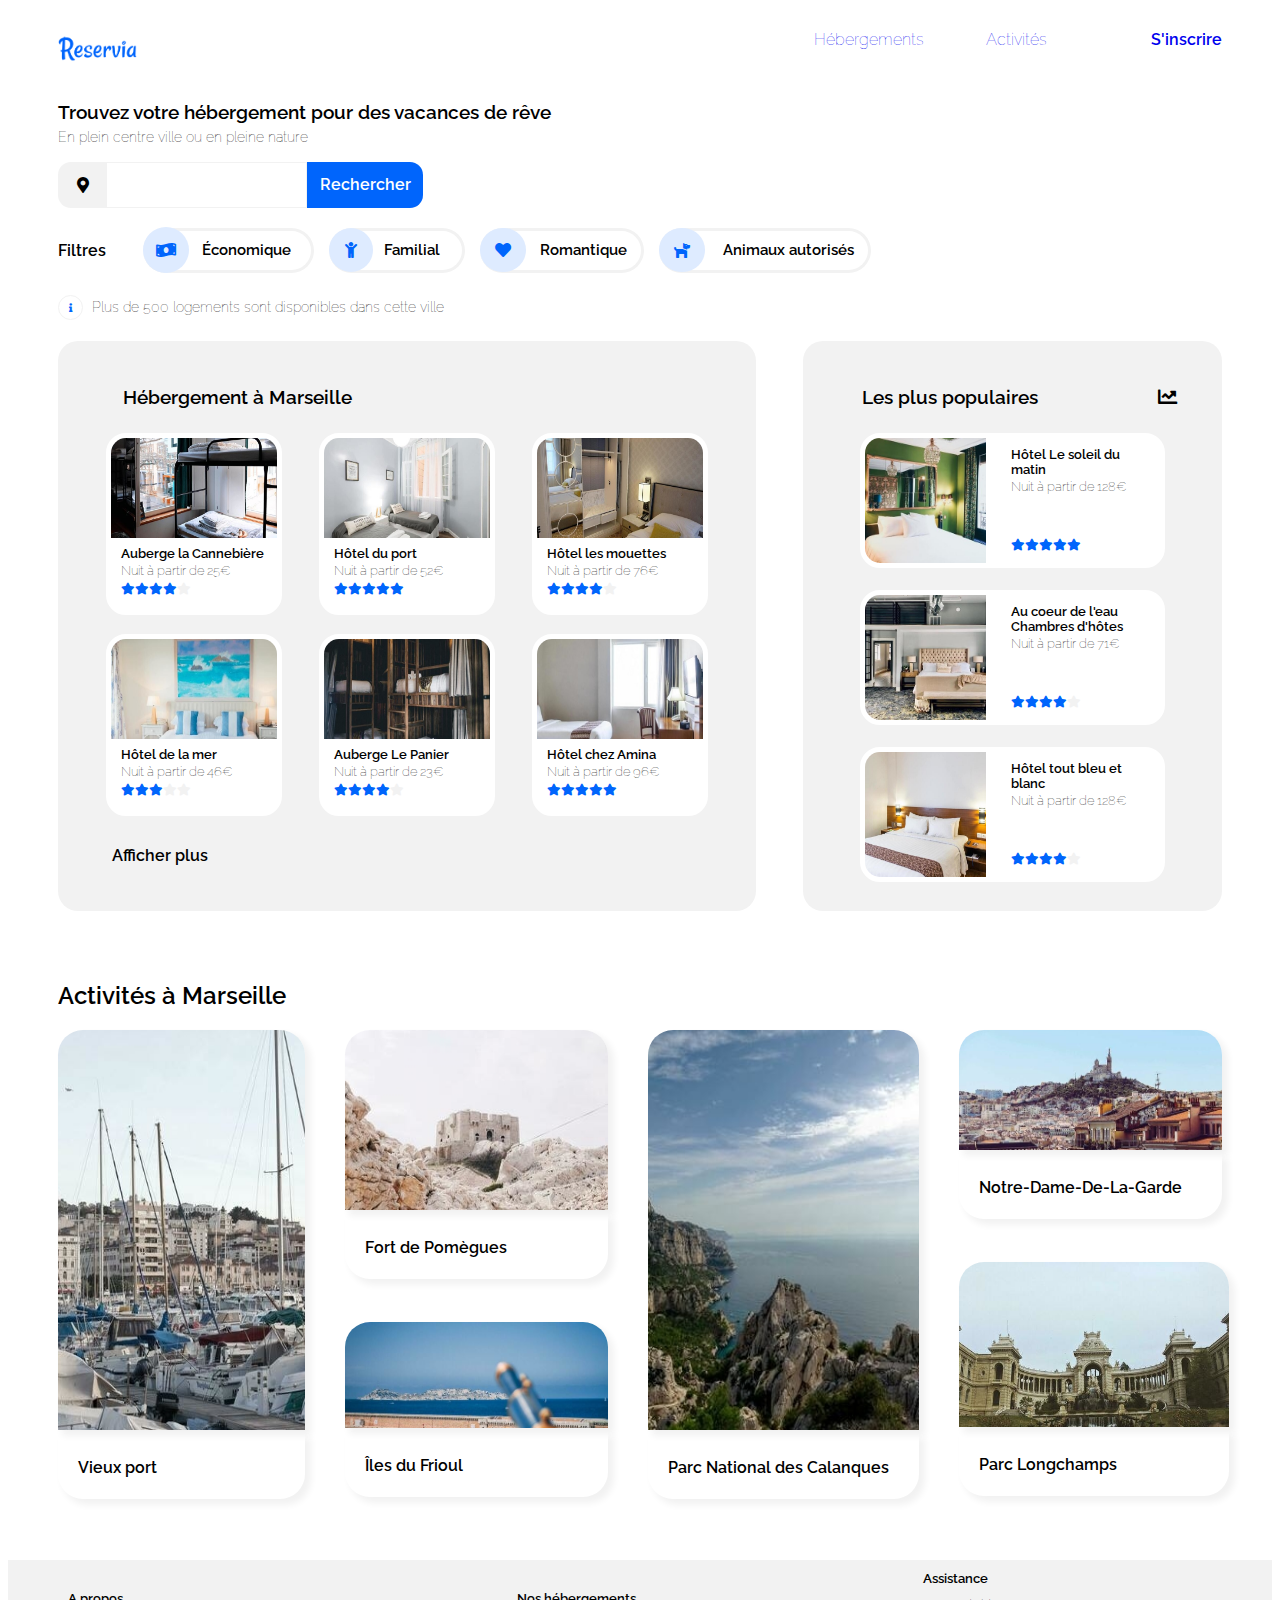
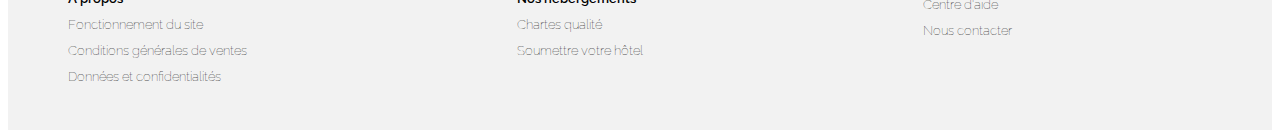
<file: index.html>
<!DOCTYPE html>
<html>

                  <head>
                      <meta charset="utf-8" />
                      <meta name="viewport" content="width=device-width, initial-scale=1.0, user-scalable=no">
                      <link rel="stylesheet" href="Reser.css" /> 
                      <link rel="stylesheet" href="https://cdnjs.cloudflare.com/ajax/libs/font-awesome/5.13.1/css/all.min.css"/>
                    
                      <title>Reservia</title>
                      
                 </head>
     <body>
                   <div class="bloc_page">
	                      <header>
                              <div class="loogo">
                                  <img class="logo" src="Reservia@3x.png" alt="logoreservia"> </div>
                                    
                                       
                                           <div class="blloc"> <div class="hebb"> <a href="#ancreheberg">Hébergements </a></div>
                                            <div class="actt"> <a href="#ancreact">Activités </a></div></div>
                                            <div class="insc"> <a href="#ancreins"> S'inscrire </a></div> 
                                        
                                    
                                 
                          </header>

                                    <h1 class="ttitt">Trouvez votre hébergement pour des vacances de rêve</h1>
                                    <p> En plein centre ville ou en pleine nature</p>
                                    <div class="recherche">
                                    <i class="fas fa-map-marker-alt"></i>
                                <form method="post" action="aucun">
                                    <p style="margin: auto;"><input type="text" name="ville" size="25">
                                 </form>
                                 <button class="btrecher" type="button">                          
                                     <span class= "bttn"> Rechercher</span>
                                   
                                   </button>
                                   <button class="btrecher1" type="button">                          
                                    <i class="fas fa-search"></i>
                                  </button>
                                   
                                    </div>
                                       <div class="filtrage">    

                                       <h2 class="titre">Filtres</h2>

                                       <div class="groupbouton">
                                        <button class="eco filtrebouton" type="button">
                                        <i class="fas fa-money-bill-wave"></i>
                                         <span class="ecoeco">Économique</span>
                                       </button>
                                        
                                         

                                        <button class="fam filtrebouton" type="button">
                                        <i class="fas fa-child"></i>
                                        <span class="famfam">Familial</span>
                                        </button>
                                             
                                             
                                        <button class="love filtrebouton" type="button">
                                        <i class="fas fa-heart"></i>
                                        <span class="romrom">Romantique</span>
                                        </button>
                                                 
                                        <button class="pets filtrebouton" type="button">
                                        <i class="fas fa-dog"></i>
                                        <span class="aniani">Animaux autorisés</span>
                                        </button>
                                               
                                        </div>
                                       </div> 

                                
                                    
                              
                                        <div class="soustitre">
                                    <i class="fas fa-info"></i> <p class="ttiitt">Plus de 500 logements sont disponibles dans cette ville</p> </div>
                                    <section>

                                    <div class="Heberg">
                                <article>
                                     <h2 id="ancreheberg" class="titrediv">Hébergement à Marseille</h2>
                                    <div class="imageheberg">
                        
                                
                                    <figure class="auberge">
                                        <a href="nothing"><img class="vi1" src="heb1.jpg" alt="Cannebière"> </a>
                                        <figcaption class="legheb">
                                            <h4>Auberge la Cannebière </h4>
                                             <div class="prix"> Nuit à partir de 25€ <br> </div>
                                            <div class="notes">
                                            <i class="fa-star fas"></i>
                                            <i class="fa-star fas"></i>
                                            <i class="fa-star fas"></i>
                                            <i class="fa-star fas"></i>
                                            <i class="fa-star fas" style="color: #F2F2F2;"></i>
                                            
                                            </div>
                                        </figcaption>
                                    </figure> 

                                    <figure class="port">
                                        <a href="nothing"><img class="vi2" src="heb2.jpg" alt="port"> </a>
                                        <figcaption class="legheb">
                                            <h4>Hôtel du port </h4>
                                             <div class="prix"> Nuit à partir de 52€ <br> </div>
                                            <div class="notes">
                                            <i class="fa-star fas"></i>
                                            <i class="fa-star fas"></i>
                                            <i class="fa-star fas"></i>
                                            <i class="fa-star fas"></i>
                                            <i class="fa-star fas"></i>
                                            </div>
                                        </figcaption>
                                    </figure> 

                                    <figure class="mouette">
                                        <a href="nothing"><img class="vi3" src="heb3.jpg" alt="hotel_mouette"> </a>
                                        <figcaption class="legheb">
                                            <h4>Hôtel les mouettes </h4>
                                             <div class="prix"> Nuit à partir de 76€ <br> </div>
                                            <div class="notes">
                                            <i class="fa-star fas"></i>
                                            <i class="fa-star fas"></i>
                                            <i class="fa-star fas"></i>
                                            <i class="fa-star fas"></i>
                                            <i class="fa-star fas" style="color: #F2F2F2;"></i>
                                            </div>
                                        </figcaption>
                                    </figure> 
                               
                                  
                                    <figure class="mer">
                                        <a href="nothing"><img class="vi4" src="heb4.jpg" alt="Cannebière"> </a>
                                        <figcaption class="legheb">
                                            <h4>Hôtel de la mer </h4>
                                             <div class="prix"> Nuit à partir de 46€ <br> </div>
                                             <div class="notes">
                                            <i class="fa-star fas"></i>
                                            <i class="fa-star fas"></i>
                                            <i class="fa-star fas"></i>
                                            <i class="fa-star fas" style="color: #F2F2F2;"></i>
                                            <i class="fa-star fas" style="color: #F2F2F2;"></i>
                                             </div>
                                        </figcaption>
                                    </figure> 

                                    <figure class="panier">
                                        <a href="nothing"> <img class="vi5" src="heb5.jpg" alt="Cannebière"> </a>
                                        <figcaption class="legheb">
                                            <h4>Auberge Le Panier </h4>
                                             <div class="prix"> Nuit à partir de 23€ <br> </div>
                                            <div class="notes">
                                            <i class="fa-star fas"></i>
                                            <i class="fa-star fas"></i>
                                            <i class="fa-star fas"></i>
                                            <i class="fa-star fas"></i>
                                            <i class="fa-star fas" style="color: #F2F2F2;"></i>
                                            </div>
                                        </figcaption>
                                    </figure> 

                                    <figure class="amina">
                                        <a href="nothing"> <img class="vi6" src="heb6.jpg" alt=""> </a>
                                        <figcaption class="legheb">
                                            <h4>Hôtel chez Amina </h4>
                                             <div class="prix"> Nuit à partir de 96€ <br> </div>
                                            <div class="notes">
                                            <i class="fa-star fas"></i>
                                            <i class="fa-star fas"></i>
                                            <i class="fa-star fas"></i>
                                            <i class="fa-star fas"></i>
                                            <i class="fa-star fas"></i>
                                            </div>
                                        </figcaption>
                                    </figure> 
                                    
                                    </div>
                                    <h3 class="bastitre">Afficher plus</h3>
                                    </article>
                                    <aside>
                                        <h2 class="titrediv1">Les plus populaires <i class="fas fa-chart-line"></i></h2>
                                        <div class="pop">
                                        <figure class="soleil">
                                             <img class="pop1" src="ppop1.jpg" alt=""> 
                                            <figcaption class="legpop">
                                               <h4> Hôtel Le soleil du <br>matin<br></h4>
                                                Nuit à partir de 128€ <br>
                                                <div class="etoiles">
                                                <i class="fa-star fas"></i>
                                                <i class="fa-star fas"></i>
                                                <i class="fa-star fas"></i>
                                                <i class="fa-star fas"></i>
                                                <i class="fa-star fas"></i>
                                                </div>
                                            </figcaption>
                                        </figure> 
                                        <figure class="eau">
                                             <img class="pop2" src="ppop2.jpg" alt=""> 
                                            <figcaption class="legpop">
                                              <h4>Au coeur de l'eau <br> Chambres d'hôtes<br> </h4>
                                                Nuit à partir de 71€ <br>
                                                <div class="etoiles">
                                            <i class="fa-star fas"></i>
                                            <i class="fa-star fas"></i>
                                            <i class="fa-star fas"></i>
                                            <i class="fa-star fas"></i>
                                            <i class="fa-star fas" style="color: #F2F2F2;"></i>
                                                </div>
                                            </figcaption>
                                        </figure> 
                                        <figure class="blanc">
                                             <img class="pop3" src="ppop3.jpg" alt=""> 
                                            <figcaption class="legpop">
                                              <h4>  Hôtel tout bleu et <br> blanc<br> </h4>
                                                Nuit à partir de 128€<br>
                                               <div class="etoiles"> <i class="fa-star fas"></i>
                                            <i class="fa-star fas"></i>
                                            <i class="fa-star fas"></i>
                                            <i class="fa-star fas"></i>
                                            <i class="fa-star fas" style="color: #F2F2F2;"></i> </div>

                                            </figcaption>
                                        </figure> 
                                        </div>
                                        </aside>
                                    </div>

                                    <div class="acctt">
                                    <h2 id="ancreact">Activités à Marseille</h2>
                                    <div class="Activités">
                                      
                                       
                                    
                                        <figure class="vieuxport">
                                            <a href="nothing"> <img class="marinaa" src="act1.jpg" alt=""> </a>
                                            <figcaption class=" capvieux">
                                             <h4>Vieux port </h4>                                  
                                            </figcaption>
                                        </figure> 
                                        <div class="gr1">
                                        <figure class="fort">
                                            <a href="nothing">  <img class="pomègues" src="act2.jpg" alt=""> </a>
                                            <figcaption class="capfort"> 
                                               <h4>Fort de Pomègues </h4>                                  
                                            </figcaption>
                                        </figure> 

                                        <figure class="frioul">
                                            <a href="nothing"> <img class="ile" src="act3.jpg" alt=""> </a>
                                            <figcaption class="capile">
                                               <h4>Îles du Frioul  </h4>                               
                                            </figcaption>
                                        </figure> 
                                        </div>
                                       
                                        <figure class="parc">
                                            <a href="nothing">  <img class="calanques" src="act4.jpg" alt=""> </a>
                                            <figcaption class="capparc">
                                              <h4> Parc National des Calanques    </h4>                           
                                            </figcaption>
                                        </figure> 
                                        <div class="gr2">
                                        <figure class="Dame">
                                            <a href="nothing">  <img class="notres" src="act5.jpg" alt=""> </a>
                                            <figcaption class="capnotre">
                                              <h4> Notre-Dame-De-La-Garde  </h4>                        
                                            </figcaption>
                                        </figure> 
                                      
                                        <figure class="longc">
                                            <a href="nothing">   <img class="longchamps" src="act6.jpg" alt=""> </a>
                                            <figcaption class="caplong">
                                              <h4> Parc Longchamps    </h4>                          
                                            </figcaption>
                                        </figure> 
                                    </div>
                                    </div>




                                   

                                       
                                    </div>
                        
                                
                                </section>
                                
                        

                   </div>
                                

                                
                                        <footer>

                                            
                                            
                                                <div id="apropos">
                                            
                                                    <ul class="propos">
                                                    <li class="footbold">A propos</li>
                                                       <li>Fonctionnement du site</li>
                                                       <li> Conditions générales de ventes</li>
                                                       <li> Données et confidentialités </li>
                                                       </ul>
                                                
                                            </div>
                                                 <div id="engement">
                                             
                                    
                                             
                                              <ul class="engage">
                                            <li class="footbold">Nos hébergements  </li>
                                            <li>Chartes qualité</li>
                                            <li> Soumettre votre hôtel </li>
                                           </ul>
                                           </div>

                                           <div id="assistance">
                                            <ul class="assist">
                                            <li class="footbold">Assistance </li>
                                            <li>Centre d'aide </li>
                                            <li> Nous contacter </li>
                                            </ul>
                                           </div>



                                        </footer>



































                        
                               
                              
                        
                      


		
            
            


















































   
                   



































      </body>
       
       
       
       
       
</html>
</file>
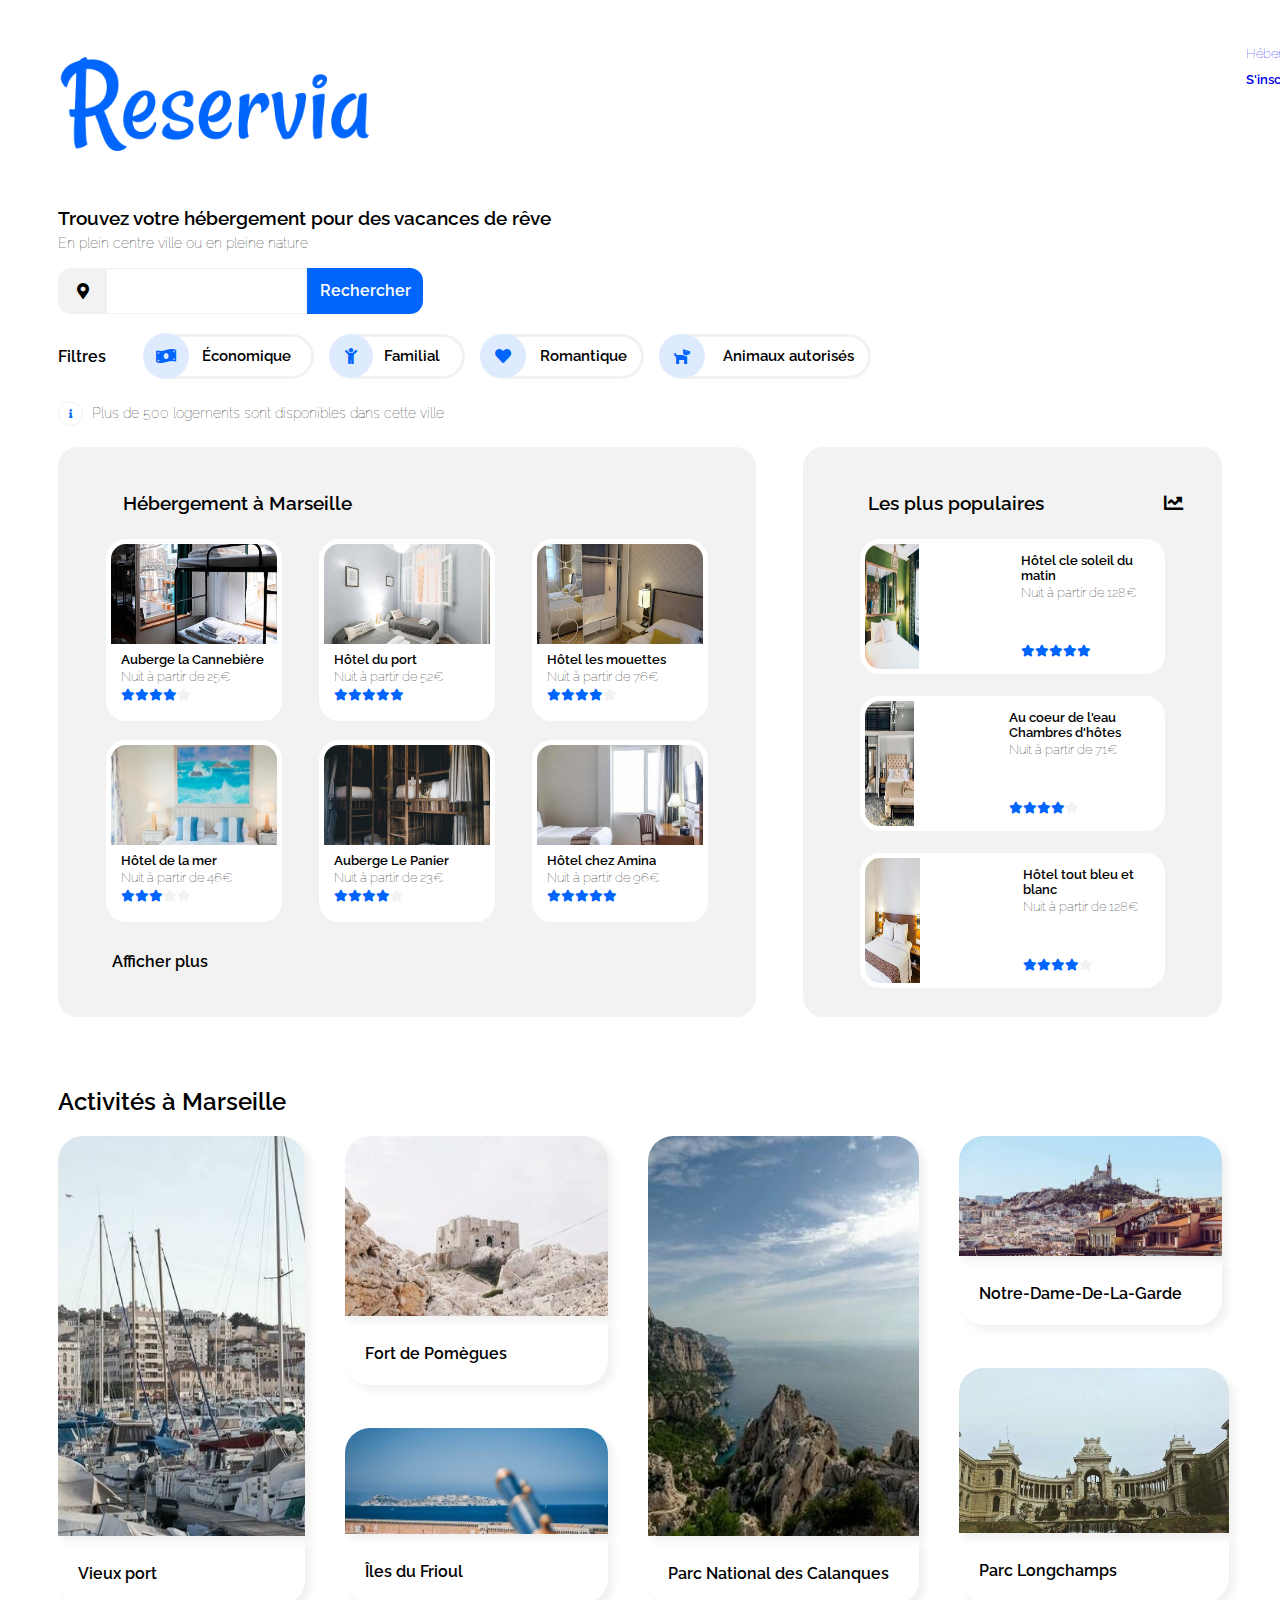
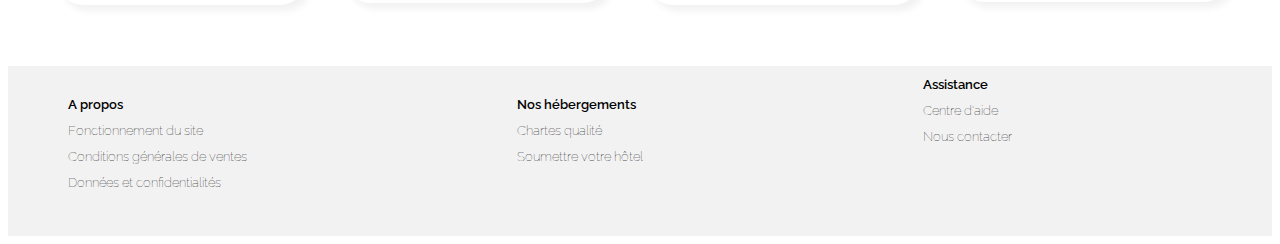
<file: Reserviia.html>
<!DOCTYPE html>
<html>

                  <head>
                      <meta charset="utf-8" />
                      <meta name="viewport" content="width=device-width">
                      <link rel="stylesheet" href="Reser.css" /> 
                      <link rel="stylesheet" href="https://cdnjs.cloudflare.com/ajax/libs/font-awesome/5.13.1/css/all.min.css"/>
                    
                      <title>Reservia</title>
                      
                 </head>
     <body>
                   <div class="bloc_page">
	                      <header>
                              
                                  <figure class="logopos"><img class="logo" src="Reservia@3x.png" alt="logoreservia"> 
                                    <nav>
                                        <ul class="barrr"> <div class="testttt">
                                            <li class="hebb"> <a href="#ancreheberg">Hébergements </a></li>
                                            <li class="actt"> <a href="#ancreact">Activités </a></li></div>
                                            <li class="insc"> <a href="#ancreins"> S'inscrire </a></li>
                                        </ul>
                                    </nav>
                                  </figure>
                          </header>

                                    <h1 class="ttitt">Trouvez votre hébergement pour des vacances de rêve</h1>
                                    <p> En plein centre ville ou en pleine nature</p>
                                    <div class="recherche">
                                    <i class="fas fa-map-marker-alt"></i>
                                <form method="post" action="aucun">
                                    <p style="margin: auto;"><input type="text" name="ville" size="25">
                                 </form>
                                 <button class="btrecher" type="button">                          
                                     <div class= "bttn"> Rechercher</div>
                                   
                                   </button>
                                   <button class="btrecher1" type="button">                          
                                    <i class="fas fa-search"></i>
                                  </button>
                                   
                                    </div>
                                       <div class="filtrage">    

                                       <h2 class="titre">Filtres</h2>

                                       <div class="groupbouton">
                                        <button class="eco filtrebouton" type="button">
                                        <i class="fas fa-money-bill-wave"></i>
                                         <span class="ecoeco">Économique</span>
                                       </button>
                                        
                                         

                                        <button class="fam filtrebouton" type="button">
                                        <i class="fas fa-child"></i>
                                        <span class="famfam">Familial</span>
                                        </button>
                                             
                                             
                                        <button class="love filtrebouton" type="button">
                                        <i class="fas fa-heart"></i>
                                        <span class="romrom">Romantique</span>
                                        </button>
                                                 
                                        <button class="pets filtrebouton" type="button">
                                        <i class="fas fa-dog"></i>
                                        <span class="aniani">Animaux autorisés</span>
                                        </button>
                                                        
                                        </div>
                                       </div> 

                                
                                    
                              
                                        <div class="soustitre">
                                    <i class="fas fa-info"></i> <p class="ttiitt">Plus de 500 logements sont disponibles dans cette ville</p> </div>
                                    <section>

                                    <div class="Heberg">
                                <article>
                                     <h2 id="ancreheberg" class="titrediv">Hébergement à Marseille</h2>
                                    <div class="imageheberg">
                        
                                
                                    <figure class="auberge">
                                        <a href="nothing"><img class="vi1" src="heb1.jpg" alt="Cannebière"> </a>
                                        <figcaption class="legheb">
                                            <h4>Auberge la Cannebière </h4>
                                             <div class="prix"> Nuit à partir de 25€ <br> </div>
                                            <div class="notes">
                                            <i class="fa-star fas"></i>
                                            <i class="fa-star fas"></i>
                                            <i class="fa-star fas"></i>
                                            <i class="fa-star fas"></i>
                                            <i class="fa-star fas" style="color: #F2F2F2;"></i>
                                            
                                            </div>
                                        </figcaption>
                                    </figure> 

                                    <figure class="port">
                                        <a href="nothing"><img class="vi2" src="heb2.jpg" alt="port"> </a>
                                        <figcaption class="legheb">
                                            <h4>Hôtel du port </h4>
                                             <div class="prix"> Nuit à partir de 52€ <br> </div>
                                            <div class="notes">
                                            <i class="fa-star fas"></i>
                                            <i class="fa-star fas"></i>
                                            <i class="fa-star fas"></i>
                                            <i class="fa-star fas"></i>
                                            <i class="fa-star fas"></i>
                                            </div>
                                        </figcaption>
                                    </figure> 

                                    <figure class="mouette">
                                        <a href="nothing"><img class="vi3" src="heb3.jpg" alt="hotel_mouette"> </a>
                                        <figcaption class="legheb">
                                            <h4>Hôtel les mouettes </h4>
                                             <div class="prix"> Nuit à partir de 76€ <br> </div>
                                            <div class="notes">
                                            <i class="fa-star fas"></i>
                                            <i class="fa-star fas"></i>
                                            <i class="fa-star fas"></i>
                                            <i class="fa-star fas"></i>
                                            <i class="fa-star fas" style="color: #F2F2F2;"></i>
                                            </div>
                                        </figcaption>
                                    </figure> 
                               
                                  
                                    <figure class="mer">
                                        <a href="nothing"><img class="vi4" src="heb4.jpg" alt="Cannebière"> </a>
                                        <figcaption class="legheb">
                                            <h4>Hôtel de la mer </h4>
                                             <div class="prix"> Nuit à partir de 46€ <br> </div>
                                             <div class="notes">
                                            <i class="fa-star fas"></i>
                                            <i class="fa-star fas"></i>
                                            <i class="fa-star fas"></i>
                                            <i class="fa-star fas" style="color: #F2F2F2;"></i>
                                            <i class="fa-star fas" style="color: #F2F2F2;"></i>
                                             </div>
                                        </figcaption>
                                    </figure> 

                                    <figure class="panier">
                                        <a href="nothing"> <img class="vi5" src="heb5.jpg" alt="Cannebière"> </a>
                                        <figcaption class="legheb">
                                            <h4>Auberge Le Panier </h4>
                                             <div class="prix"> Nuit à partir de 23€ <br> </div>
                                            <div class="notes">
                                            <i class="fa-star fas"></i>
                                            <i class="fa-star fas"></i>
                                            <i class="fa-star fas"></i>
                                            <i class="fa-star fas"></i>
                                            <i class="fa-star fas" style="color: #F2F2F2;"></i>
                                            </div>
                                        </figcaption>
                                    </figure> 

                                    <figure class="amina">
                                        <a href="nothing"> <img class="vi6" src="heb6.jpg" alt=""> </a>
                                        <figcaption class="legheb">
                                            <h4>Hôtel chez Amina </h4>
                                             <div class="prix"> Nuit à partir de 96€ <br> </div>
                                            <div class="notes">
                                            <i class="fa-star fas"></i>
                                            <i class="fa-star fas"></i>
                                            <i class="fa-star fas"></i>
                                            <i class="fa-star fas"></i>
                                            <i class="fa-star fas"></i>
                                            </div>
                                        </figcaption>
                                    </figure> 
                                    
                                    </div>
                                    <h3 class="bastitre">Afficher plus</h3>
                                    </article>
                                    <aside>
                                        <h2 class="titrediv">Les plus populaires <i class="fas fa-chart-line"></i></h2>
                                        <div class="pop">
                                        <figure class="soleil">
                                            <a href="nothing"> <img class="pop1" src="ppop1.jpg" alt=""> </a>
                                            <figcaption class="legpop">
                                               <h4> Hôtel cle soleil du <br>matin<br></h4>
                                                Nuit à partir de 128€ <br>
                                                <div class="etoiles">
                                                <i class="fa-star fas"></i>
                                                <i class="fa-star fas"></i>
                                                <i class="fa-star fas"></i>
                                                <i class="fa-star fas"></i>
                                                <i class="fa-star fas"></i>
                                                </div>
                                            </figcaption>
                                        </figure> 
                                        <figure class="eau">
                                            <a href="nothing">  <img class="pop2" src="ppop2.jpg" alt=""> </a>
                                            <figcaption class="legpop">
                                              <h4>Au coeur de l'eau <br> Chambres d'hôtes<br> </h4>
                                                Nuit à partir de 71€ <br>
                                                <div class="etoiles">
                                            <i class="fa-star fas"></i>
                                            <i class="fa-star fas"></i>
                                            <i class="fa-star fas"></i>
                                            <i class="fa-star fas"></i>
                                            <i class="fa-star fas" style="color: #F2F2F2;"></i>
                                                </div>
                                            </figcaption>
                                        </figure> 
                                        <figure class="blanc">
                                            <a href="nothing"> <img class="pop3" src="ppop3.jpg" alt=""> </a>
                                            <figcaption class="legpop">
                                              <h4>  Hôtel tout bleu et <br> blanc<br> </h4>
                                                Nuit à partir de 128€<br>
                                               <div class="etoiles"> <i class="fa-star fas"></i>
                                            <i class="fa-star fas"></i>
                                            <i class="fa-star fas"></i>
                                            <i class="fa-star fas"></i>
                                            <i class="fa-star fas" style="color: #F2F2F2;"></i> </div>

                                            </figcaption>
                                        </figure> 
                                        </div>
                                        </aside>
                                    </div>

                                    <div class="acctt">
                                    <h2 id="ancreact">Activités à Marseille</h2>
                                    <div class="Activités">
                                      
                                       
                                        <figure class="vieuxport">
                                            <a href="nothing"> <img class="marinaa" src="act1.jpg" alt=""> </a>
                                            <figcaption class="capvieux">
                                             <h4>  Vieux port </h4>                                   
                                            </figcaption>
                                        </figure> 
                                        <div class="gr1">
                                        <figure class="fort">
                                            <a href="nothing">  <img class="pomègues" src="act2.jpg" alt=""> </a>
                                            <figcaption class="capfort"> 
                                               <h4>Fort de Pomègues </h4>                                  
                                            </figcaption>
                                        </figure> 

                                        <figure class="frioul">
                                            <a href="nothing"> <img class="ile" src="act3.jpg" alt=""> </a>
                                            <figcaption class="capile">
                                               <h4>Îles du Frioul  </h4>                               
                                            </figcaption>
                                        </figure> 
                                        </div>
                                       
                                        <figure class="parc">
                                            <a href="nothing">  <img class="calanques" src="act4.jpg" alt=""> </a>
                                            <figcaption class="capparc">
                                              <h4> Parc National des Calanques    </h4>                           
                                            </figcaption>
                                        </figure> 
                                        <div class="gr2">
                                        <figure class="Dame">
                                            <a href="nothing">  <img class="notres" src="act5.jpg" alt=""> </a>
                                            <figcaption class="capnotre">
                                              <h4> Notre-Dame-De-La-Garde  </h4>                        
                                            </figcaption>
                                        </figure> 
                                      
                                        <figure class="longc">
                                            <a href="nothing">   <img class="longchamps" src="act6.jpg" alt=""> </a>
                                            <figcaption class="caplong">
                                              <h4> Parc Longchamps    </h4>                          
                                            </figcaption>
                                        </figure> 
                                    </div>
                                    </div>




                                   

                                       
                                    </div>
                        
                                
                                </section>
                                
                        

                   </div>
                                

                                
                                        <footer>

                                            
                                            
                                                <div id="apropos">
                                            
                                                    <ul class="propos">
                                                    <li class="footbold">A propos</li>
                                                       <li>Fonctionnement du site</li>
                                                       <li> Conditions générales de ventes</li>
                                                       <li> Données et confidentialités </li>
                                                       </ul>
                                                
                                            </div>
                                                 <div id="engement">
                                             
                                    
                                             
                                              <ul class="engage">
                                            <li class="footbold">Nos hébergements  </li>
                                            <li>Chartes qualité</li>
                                            <li> Soumettre votre hôtel </li>
                                           </ul>
                                           </div>

                                           <div id="assistance">
                                            <ul class="assist">
                                            <li class="footbold">Assistance </li>
                                            <li>Centre d'aide </li>
                                            <li> Nous contacter </li>
                                            </ul>
                                           </div>



                                        </footer>



































                        
                               
                              
                        
                      


		
            
            


















































   
                   



































      </body>
       
       
       
       
       
</html>
</file>
<file: Reser.css>
@font-face
{
font-family: "Raleway";
src: url('Raleway-Thin.ttf');
/*font-family: "Raleway-gras";
src: url('Raleway-Bold.ttf'); 
*/
}
@font-face
{font-family: "semi";
src: url('Raleway-SemiBold.ttf');
}
h4, h2, h3, h1, .footbold
{
font-family: "semi";
}
h1
{
    font-size: 19px;

}

.fa-search
{
    display: none;
}
header
{
    display: flex;
justify-content: space-between;

}
.loogo
{
    width: 25%;
}
h2
{

    

}
body
{
    font-family: 'Raleway';
   
}

.blloc
{
    display: flex;
justify-content: space-between;
width: 20%;
margin-left: 31%;
}
nav 
{
    display: flex;
    justify-content: space-between;
    
    width: 10%;
}
 .insc
 {
    font-family: "semi";
 }
.bloc_page
{
margin-left: 50px;
margin-right: 50px;
}

.logopos
{

margin: 0px;
display: flex;
justify-content: space-between;
width: 100%;
}
.logo
{
    
    width: 27%;
    
margin: 0;
}

.titre
{
    font-size: medium;
    margin-right: 12px;
}

.testttt
{

    display: flex;
}
.btrecher
{
    border: none;
background-color: #0065FC;

border-radius: 0px 13px 13px 0;
color: white;
height: 46px;
padding: 12px;
margin: 0px;
width: 10%;
font-size: medium;
font-family: "semi";
}
.btrecher1
{
    display: none;
}
.fa-map-marker-alt
{
    background-color: #f2F2F2;
    padding: 15px;
    height: 16px;
    border-radius: 13px 0px 0px 13px;
    margin-right: -2px;
    padding-right: 19px;
padding-left: 19px;
}
.ecoeco, .famfam, .romrom, .aniani
{   
font-family: "semi";
font-weight: bold;
font-size: 15px;

}
.ecoeco{
    width: 114px;

}
.famfam
{
    width: 85px;
}
.romrom
{
    padding: 7px;
}
.aniani
{
    padding: 7px;
}
input
{
height: 42px;
border: solid #F2F2F2 1px;
margin: 0px;
width: 195px;
font-family: "semi";
font-size: larger;
}


.titrediv
{
margin-left: 65px;
margin-top: 45px;
margin-bottom: 25px;
font-size: larger;
}
.titrediv1
{
    margin-left: 14%;

margin-top: 45px;
margin-bottom: 25px;
font-size: larger;
}
.recherche
{
display: flex;
margin-top: 25px;
}
p
{
line-height: 0cm;
font-size: 14px;

}
a
{
    text-decoration: none;
}
li
{
margin-right: 0px;
margin-left: 100px;
margin-top: 11px;
font-size: small;

}
header
 {
    margin-bottom: 30px;
 margin-top: 30px;
}
 .groupbouton
 {
display: flex;
margin-left: 15px;

 }
.fa-money-bill-wave, .fa-child, .fa-heart, .fa-dog  
  {


color: #0065FC;
background-color: #DEEBFF;
border-radius: 110px;
position: absolute;
left: 0px;
font-size: 16px;

  }
  .fa-money-bill-wave
  {
    padding: 15px 13px;
  }
  .fa-child
  {
    padding: 14px 16px;
  }
  .fa-heart
  {
    padding: 14px 15px;
  }
  .fa-dog
  {
    padding: 14px 14px;
  }

 
  
.fa-info
{
    
padding: 7px 10px;
border: #F2F2F2 solid 1px;
border-radius: 64px;
font-size: 9px;
color: #0065FC;
margin-right: 9px;
}
.fa-star
{
    background-color: white;
    padding: 0px;
    border-left: 1px;
  
    color: #0065FC;
   
}
.soustitre
{
display: flex;
align-items: center;
margin-bottom: 20px;
margin-top: 20px;

}
  
 /*.eco, .fam, .love, .pets*/
 
 .filtrebouton
{

background-color: white;
border: solid #F2F2F2;
border-style: solid solid solid none;
border-radius: 200px;
max-height: 45px;
margin-left: 2%;

line-height: normal;
display: flex;
align-items: center;
justify-content: flex-end;
position: relative;
padding-right: 1%;

}

.eco
{
    width: 182px;
    margin-left: 10px;
}
.fam
{
width: 145px;
}
.love
{
width: 175px;    
}
.pets
{
width: 226px;    
}



.filtrebouton:hover
{

background-color:#F2F2F2;
}

.filtrage
{
   
    display: flex;
    margin-top: 20px;
    margin-bottom: 15px;
}

.fa-star
{
color: #0065FC;
font-size: 12px;


}
body
{
    
}
nav
{
   /* margin-right: 160px;*/
}
article
{
   

}
aside
{
    height: 570px;
    width: 36%;
    /*width: 420px;*/
margin-left: 40px;
  
}

#ancreact

{
    margin-top: 30px;
}
/* h1, h2, .footbold, h4, h3

{
font-family: 'semi';
}*/


h4
{
    
    
   
    margin-top: 4px;
margin-bottom: 2px;
}

    

aside, article

{
    background-color: #F2F2F2;
    border-radius: 20px;
    display: flex;
    flex-direction: column;
    
   
}
.auberge, .port, .mouette, .mer, .panier, .amina
{
    border: white  solid;
    display: flex;
    flex-flow: column;
    padding: 2px;
    border-radius: 20px;
    background-color: white;
    width: 26%;
margin: 0px;
height: 172px;
  
}
 .vi2, .vi3, .vi4, .vi6, .vi5, .vi1
{
    width: 100%;
    height: 100px;
    border-radius: 15px 15px 0px 0px; 
}
.pan
{
    height: 150px;
    max-width: 250px;
    border-radius: 30px 30px 0px 0px; 
}

article
{
    width: 60%;
/*width: 750px;*/
height: 570px;
}


  
    .imageheberg {
    
        display: flex;
        flex-wrap: wrap;
        justify-content: space-around;
        align-content: space-between;
        height: 383px;
  
    margin-right: 30px;
    margin-left: 30px;
    }

.pop1, .pop2, .pop3
{
    width: 41%;
   
    height: 125px;
border-radius: 15px 0px 0px 15px;
    
}
    .legpop
    {
        
        margin-left: 25px;
        margin-top: 5px;
        height: 570px;
        font-size: small;
    }
.notes 
{

   
margin-top: 5px;
display: flex;
}
.blanc, .eau, .soleil
{

border: white solid;
display: flex;
padding: 2px;
border-radius: 20px;
background-color: white;
width: 82%;
margin: auto;
height: 125px;
margin-top: 0;
}

.etoiles
{
    display: flex;
    margin-top: 45px;
}


.fa-chart-line
{
    margin-left: 115px;
}
ul
{
    list-style-type: none;
    margin-top: 5px;
}

.pop

{
    display: flex;
    flex-direction: column;
    justify-content: space-between;
    padding-left: 30px;
    padding-right: 30px;
   
    height: 470px;
    
}
.Heberg
{
display: flex;
height: 610px;
justify-content: space-between;

}
.bastitre

{

font-size: medium;
margin-top: 30px;
margin-left: 54px;
}

footer
{
    display: flex;
    background-color: #F2F2F2;
    margin-top: 30px;
    width: 100%;
}

 .calanques, .marinaa
{

height: 400px;
width: 100%;
border-radius: 25px 25px 0px 0px;
box-shadow: 5px 5px 7px 1px #f2f2f2;
}
.legheb
{
    font-size: 80%;
    margin-left: 10px;
}
.pomègues, .ile,  .notres, .longchamps
{

border-radius: 25px 25px 0px 0px;
box-shadow: 5px 5px 7px 1px #f2f2f2;
}
.pomègues

{
    height: 180px;
    width: 100%;
}
.longchamps
{
    height: 165px;
    width: 100%;
}
.ile
{
    height: 106px;
    width: 100%; 
   
}

.notres
{
    height: 120px;
    width: 100%; 
   


}

.longc
{
    width: 89%;
}
.Activités

{
 display: flex;   
height: 500px;

 
}
.Dame, .longc
{
   
}
.parc{
    width: 44%;
}
.vieuxport, .fort, .frioul, .parc, .Dame
{
    border-radius: 11px;
    margin-top: 0;
    margin-right: 0;
    display: flex;
    flex-direction: column;
 
    
   
}
.ti 
{
    margin-top: 0;
margin-left: 0;
text-align: center;
}
.blou 
{
    color: #0065fc;
    border-top: solid;
    width: 124px;
    padding: 8px;
   
}
.frioul, .longc
{
    margin-top: 27px;
}

.footbold
{

}
.vieuxport
{
    margin: 0;
    width: 40%;
}

.gr1, .gr2
{
display: flex;
flex-direction: column;
margin: 0px;
width: 49%;


}
.pomègues, .ile,  .notres, .longchamps, 
{

    border-radius: 25px 25px 0px 0px;
    box-shadow: 5px 5px 7px 1px #f2f2f2;
    height: 152px;
    width: 285px;
}

.capvieux, .capfort, .capile, .capparc, .capnotre, .caplong
{
border-radius: 0px 0px 25px 25px;
box-shadow: 5px 5px 7px 1px #f2f2f2;
padding: 20px;

}




.capnotre
{
    
    margin: 0;

}
.propos
{
    margin-inline-start: -80px;
}
#apropos
{
    margin-right: 130px;
    margin-bottom: 30px;

}
#engement
{
margin-right: 140px;
}

#assistance
{
    margin-top: 0px;  
}
#apropos, #engement
{
margin-top: 20px;
}


@media screen and (max-width: 600px)
{

    .bloc_page
    {
        margin: 0px;
    }

    .ho 
    {
        display: flex;
        flex-direction: column;
    }
    .Activités
    {
        display: flex;
justify-content: space-between;
height: auto;
flex-direction: column;
margin-top: 20px;
    }
body,  .bloc_page
{
 
}
.filtrebouton
{
   
}
.logopos
{
    margin: 0px;
    display: block;

}

.filtrage
{
    display: flex;
    flex-direction: column;
}
.groupbouton
{
    display: flex;
    flex-wrap: wrap;
    height: 173px;
    margin-left: 0px;
    width: 445px;
  
}
.loogo
{
   
    width: 43%;
    height: 60px;

}
.logo
{
    margin-left: 30px;
    width: 55%;
}
.blloc
{
    display: flex;

    order: 3;
height: 100px;
width: 100%;

margin-left: 0px;
}

header {
    display: flex;
    height: 134px;
    position: relative;
    justify-content: space-between;
    flex-wrap: wrap;
    margin-bottom: 0px;
}


.hebb
{
color: #0065fc;
border-bottom: solid;
width: 60%;
padding: 12px;
margin-right: 0px;
margin-top: 0px;
height: 22px;
text-align: center;
}
.actt 
{
    border-bottom: solid;
    border-bottom-color: currentcolor;
border-color: #F2F2F2;
width: 50%;
padding: 12px;
text-align: center;
margin-right: 0px;
margin-top: 0px;
height: 22px;
margin-left: 0px;
}
.insc
{
   
height: 18px;
font-family: "semi";
color: #0065FC;
display: flex;
font-family: "semi";

margin-top: 15px;
width: 22%;
}
.ttitt
{
width: 100%;
font-size: x-large;
margin-left: 10px;

}
p
{
    margin-left: 10px;
}
input
{
    width: 250px;
}
.eco
{
    width: 160px;
    margin-right: 12px;
}
.fam 
{
width: 133px;

}
.love
{
    width: 155px;
    margin-right: 100px;
margin-top: 11px;
}
.pets
{
    width: 200px;
    position: absolute;
    height: inherit;
}
.eco, .fam, .love, .pets
{
  
    margin-left: 0px;
}
.filtrebouton
{
    background-color: white;
    border: solid #F2F2F2;
    border-style: solid solid solid none;
    border-radius: 200px;
    line-height: normal;
    display: flex;
    align-items: center;
    justify-content: flex-end;
    position: relative;
    padding-right: 1%;
    flex-wrap: wrap;
}
.logo
{
    margin-bottom: 50px;
}
.recherche, .filtrage, .soustitre, p, .ttitt, .logo, .titrediv
{
    margin-left: 30px;
}
.blanc, .eau, .soleil
{
    margin-left: 0px;
    width: 95%;
    height: 140px;
}
.fa-chart-line {
    margin-left: 88px;
}

.legheb
{

   
    margin-left: 10px;
    height: 70px;
}
.pop
{
    height: 500px;
    justify-content:none;
 
}
.btrecher1
{
    display: inline;
    border: none;
    background-color: #0065FC;
    border-radius: 15px;
    color: white;
    height: 45px;
    margin: 0px;
    width: 55px;
    font-size: large;
    position: relative;
    margin-left: -34px;
}
nav
{
   width: 100%;
}
.titrediv1 {
    margin-left: 30px;
}
 ul 
{
    display: block;
justify-content: flex-end;
list-style-type: none;
color: #0065FC;
flex-wrap: wrap-reverse;
height: 111px;
}
.btrecher
{
    display: none;
}
.barrr
{
    margin-left: -76px;
}

li 
{
    font-size: large;
    margin-left: 0;
    color: black;
}
.vi2, .vi3, .vi4, .vi6, .vi5, .vi1
{
    border-radius: 15px 15px 0px 0px; 
    height: 140px;
    width: 100%;
} 
.auberge, .port, .mouette, .mer, .panier, .amina

{
    border: white solid;
    display: flex;
    flex-flow: column;
    padding: 2px;
    border-radius: 20px;
    background-color: white;
    box-shadow: 1px 6px 13px 10px #f2f2f2;
    height: 214px;
    margin-bottom: 15px;
    width: 96%;
    margin-left: 0px;
    margin-right: 8px;
}
.pop1, .pop2, .pop3
{
    width: 38%;
    height: 140px;
}

article
{
    width: 100%;
background-color: white;
}

.capvieux, .capfort, .capile, .capparc, .capnotre, .caplong
{
border-radius: 0px 0px 25px 25px;
box-shadow: 5px 5px 7px 1px #f2f2f2;
padding: 20px;


}
#ancreact
{
margin-top: 1035px;

font-size: x-large;
}
.bastitre
{
    margin-top: 20px;
    margin-left: 30px;
}

.pomègues, .ile,  .notres, .longchamps, .calanques, .marinaa
{

    border-radius: 25px 25px 0px 0px;
    box-shadow: 5px 5px 7px 1px #f2f2f2;
    height: 152px;
    width: 100%;
}
.acctt
{
    margin-left: 30px;
margin-right: 30px;
}
.vieuxport, .fort, .frioul, .parc, .Dame, .longc
{
   margin: auto;
   width: 100%; 

   margin-bottom: revert;
  
}
aside
{
    width: 100%;
    margin-left: 0px;
    border-radius: 0px;
    height: 600px;

}
section{
    display: flex;
flex-direction: column;
}
.Heberg
{
    display: flex;
    flex-direction: column-reverse;
    height: auto;
    width: 100%;
}
.imageheberg
{
display: flex;
justify-content: space-around;
flex-direction: column;
height: auto;

}
.gr1, .gr2 {
    
    width: 100%;
}
.ttiitt
{
width: 256px;
margin-left: 0;
line-height: 17px;
font-size: 14px;
}
footer 
{
display: flex;
background-color: #F2F2F2;
flex-direction: column;
}
.propos
{
    margin-inline-start: 0px;
}
.fa-info {
    padding: 7px 10px;
    border: #F2F2F2 solid 1px;
    border-radius: 64px;
    font-size: 9px;
    color: #0065FC;
    margin-right: 9px;
    margin-bottom: 19px;
}
}



@media all and (min-width: 600px) and (max-width:1000px)

{

    .bastitre {
        font-size: medium;
        margin-top: 25px;
        margin-left: 54px;
    }

.Heberg
{
    display: flex;
   
    height: 77%;
    flex-direction: column-reverse;
}
article
{
width: 100%;
height: 1020px;
margin-top: 20px;
}
.imageheberg
{
    height: 860px;
}
.btrecher
{
    display: none;
}

.btrecher1
{
    display: inline;
    border: none;
    background-color: #0065FC;
    border-radius: 15px;
    color: white;
    height: 45px;
    margin: 0px;
    width: 55px;
    font-size: large;
    position: relative;
    margin-left: -34px;
}
.loogo
{
    width: 45%;
}
.logo

{
    width: 30%;
}
.blloc
{
    display: flex;
justify-content: space-between;
width: 30%;
margin-left: 0px;
}
.pets
{
    

    
}

nav 
{
    display: flex;
justify-content: space-between;
width: 40%;
font-size: small;
}
aside
{

height: 200px;
width: 100%;
margin: 0;
background-color: #0065FC;
}
.pop {
    display: flex;
    justify-content: space-between;
    height: 487px;
    flex-direction: row; 
}
.legheb
{
    margin-left: 25px;
margin-top: 5px;
height: 570px;
font-size: small;
}
.titrediv1{
    margin-left: 6%;
    margin-top: 22px;
    margin-bottom: 25px;
    font-size: larger;
}
.fa-chart-line {
    margin-left: 0px;
}
.auberge, .auberge, .port, .mouette, .mer, .panier, .amina
{
    border: white solid;
display: flex;
padding: 2px;
border-radius: 20px;
background-color: white;
width: 345px;
margin: auto;
    margin-top: auto;
height: 125px;
margin-top: 0;
flex-direction: row;
}
.Activités {
    display: flex;
flex-wrap: wrap;
}
.filtrage {
    display: inline;
    margin-top: 20px;
    margin-bottom: 15px;
}
.vi1, .vi2, .vi3, .vi4, .vi5, .vi6

{
    width: 200px;
height: 125px;
    border-radius: 15px 0px 0px 15px;
}
.gr2
{
    display: flex;
    width: 70%;
}
.Dame


{
    width: 100%;
}
.eco
{
    width: 37%;
}
.fam 
{
width: 29%;

}
.love
{
    width: 35%;
   
}
.pets
{
    width: 210px;
}
.eco, .fam, .love, .pets
{
    margin-right: 0px;
    margin-left: 0px;
}
.eco, .love
{
margin-right: 20px;
}
.titre
{
    margin-top: 30px;
}
.ecoeco, .famfam
{
    width: 80%;
}
.groupbouton {
    display: flex;
    width: 460px;
    flex-wrap: wrap;
    height: 165px;
    margin-left: 0;
    margin-top: 30px;
}
.blanc, .eau, .soleil
{
    border: white solid;
display: flex;
padding: 2px;
border-radius: 20px;
background-color: white;
width: 28%;
margin: auto;
    margin-top: auto;
height: 78px;
margin-top: 0;
}
.pop1, .pop2, .pop3 {
    width: 42%;
    height: 76px;
    border-radius: 15px 0px 0px 15px;
}

.legpop {
    margin-left: 8px;
    margin-top: 5px;
    height: 29px;
    font-size: xx-small;
    width: 50%;
}
.fa-star {
    
    font-size: xx-small;
}
.etoiles {
 
    margin-top: 0px;
   
}
.auberge, .port, .mouette, .mer, .panier, .amina
{
    border: white  solid;
    display: flex;
    flex-flow: column;
    padding: 2px;
    border-radius: 20px;
    background-color: white;
    width: 45%;
margin: 0px;
height: 250px;
  
}
 .vi2, .vi3, .vi4, .vi6, .vi5, .vi1
{
    width: 100%;
    height: 172px;
    border-radius: 15px 15px 0px 0px; 
}
.pomègues, .ile, .notres, .longchamps, .calanques, .marinaa
{
height: 100px;
}
.gr1
{
width: 69%;

}
.fort, .frioul
{
    width: 100%;
}
.gr1, .gr2
{
    
    flex-direction: row;
}
.frioul, .longc {
    margin-top: 0px;
}
.longc {
    width: 81%;
    margin-right: 0;
        width: 100%;
    
}
.caplong
{
    height: 46px;
}

.parc {
    width: 30%;
}

.parc, .vieuxport
{
    margin-top: 0px;
    margin-left: 0px;
}
.vieuxport
{
    width: 30%;
}
#apropos, #engement {
    margin-right: 0px;
}
.titrediv {
    margin-left: 45px;
}



}
</file>
